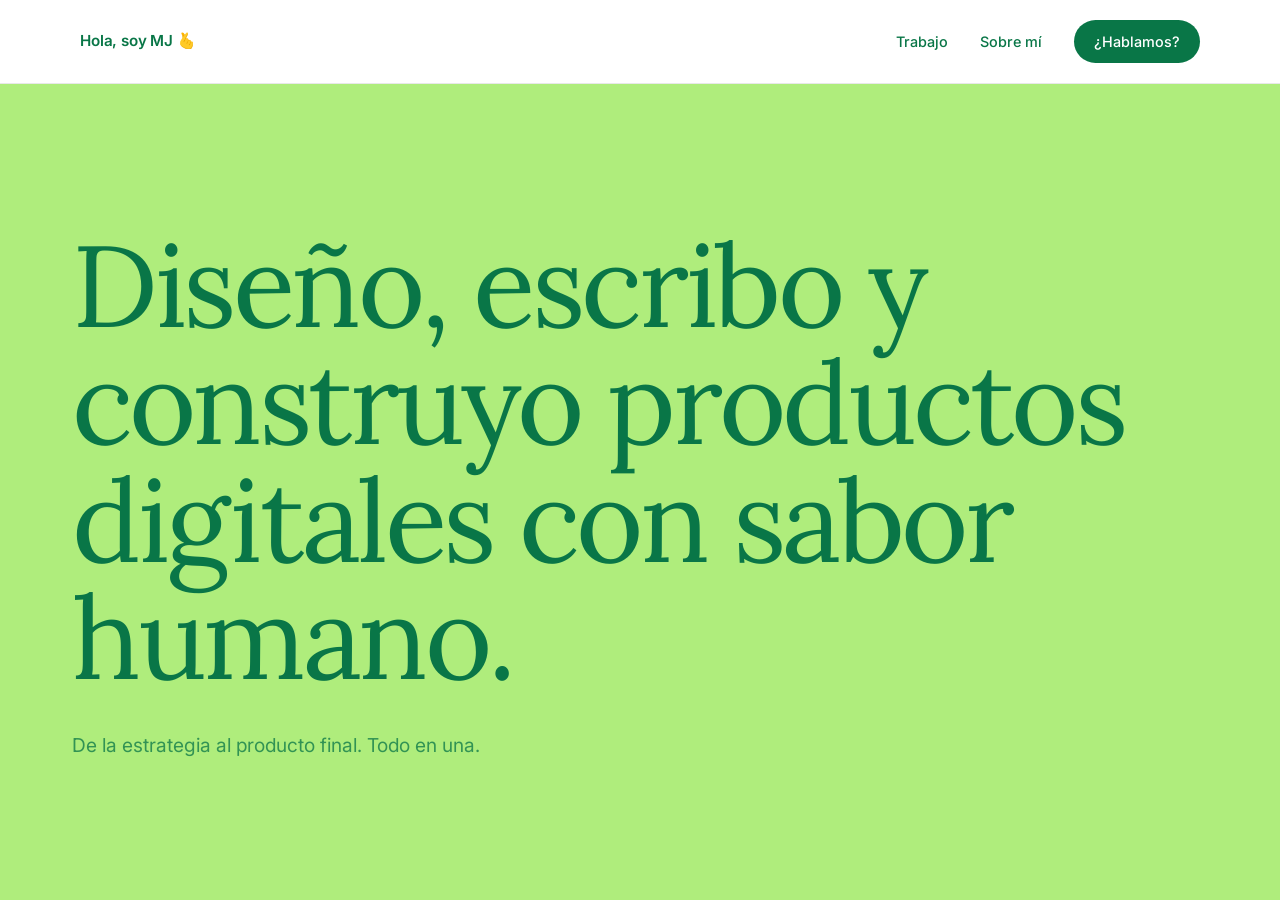
<file: index.html>
<!DOCTYPE html>
<html lang="es">
<head>
  <meta charset="UTF-8" />
  <meta name="viewport" content="width=device-width, initial-scale=1.0" />
  <title>MJclemente — UX Writer &amp; Contenido Estratégico</title>
  <meta name="description" content="UX Writer especializada en contenido estratégico, arquitectura de información y Webflow. Ayudo a productos digitales a comunicar mejor." />
  <!-- Open Graph -->
  <meta property="og:title" content="MJ Clemente — UX Writer & Contenido Estratégico" />
  <meta property="og:description" content="Diseño, escribo y construyo productos digitales con sabor humano. De la estrategia al producto final." />
  <meta property="og:type" content="website" />
  <meta property="og:image" content="sobremi.jpg" />
  <!-- Twitter Card -->
  <meta name="twitter:card" content="summary_large_image" />
  <meta name="twitter:title" content="MJ Clemente — UX Writer & Contenido Estratégico" />
  <meta name="twitter:description" content="Diseño, escribo y construyo productos digitales con sabor humano. De la estrategia al producto final." />
  <meta name="twitter:image" content="sobremi.jpg" />
  <link rel="icon" href="data:image/svg+xml,<svg xmlns=%22http://www.w3.org/2000/svg%22 viewBox=%220 0 100 100%22><text y=%22.9em%22 font-size=%2290%22>🫰</text></svg>">
  <link rel="stylesheet" href="styles.css" />
</head>
<body>

  <!-- ── NAVBAR ──────────────────────────────────────────── -->
  <nav class="navbar" role="navigation" aria-label="Navegación principal">
    <div class="container">
      <div class="navbar__inner">
        <a href="index.html" class="navbar__logo">Hola, soy MJ 🫰</a>

        <div class="navbar__links">
          <a href="trabajo.html" class="navbar__link">Trabajo</a>
          <a href="sobre-mi.html" class="navbar__link">Sobre mí</a>
          <a href="contacto.html" class="navbar__cta">¿Hablamos?</a>
        </div>

        <button class="navbar__hamburger" aria-label="Abrir menú" aria-expanded="false">
          <span></span>
          <span></span>
          <span></span>
        </button>
      </div>
    </div>
  </nav>

  <!-- Mobile menu -->
  <div class="navbar__mobile" aria-label="Menú móvil" aria-live="polite">
    <a href="trabajo.html" class="navbar__link">Trabajo</a>
    <a href="sobre-mi.html" class="navbar__link">Sobre mí</a>
    <a href="contacto.html" class="navbar__cta">¿Hablamos?</a>
  </div>

  <main>

    <!-- ── HERO ──────────────────────────────────────────── -->
    <section class="hero" aria-label="Presentación">
      <div class="container">
        <div class="hero__inner">
          <h1 class="hero__title">
            Diseño, escribo y construyo productos digitales <a href="trabajo.html" class="hero-title-link">con sabor humano</a>.
          </h1>
          <p class="hero__subtitle">De la estrategia al producto final. Todo en una.</p>
        </div>
      </div>
    </section>

  </main>

  <!-- ── FOOTER ────────────────────────────────────────────── -->

  <script src="main.js"></script>
</body>
</html>
</file>
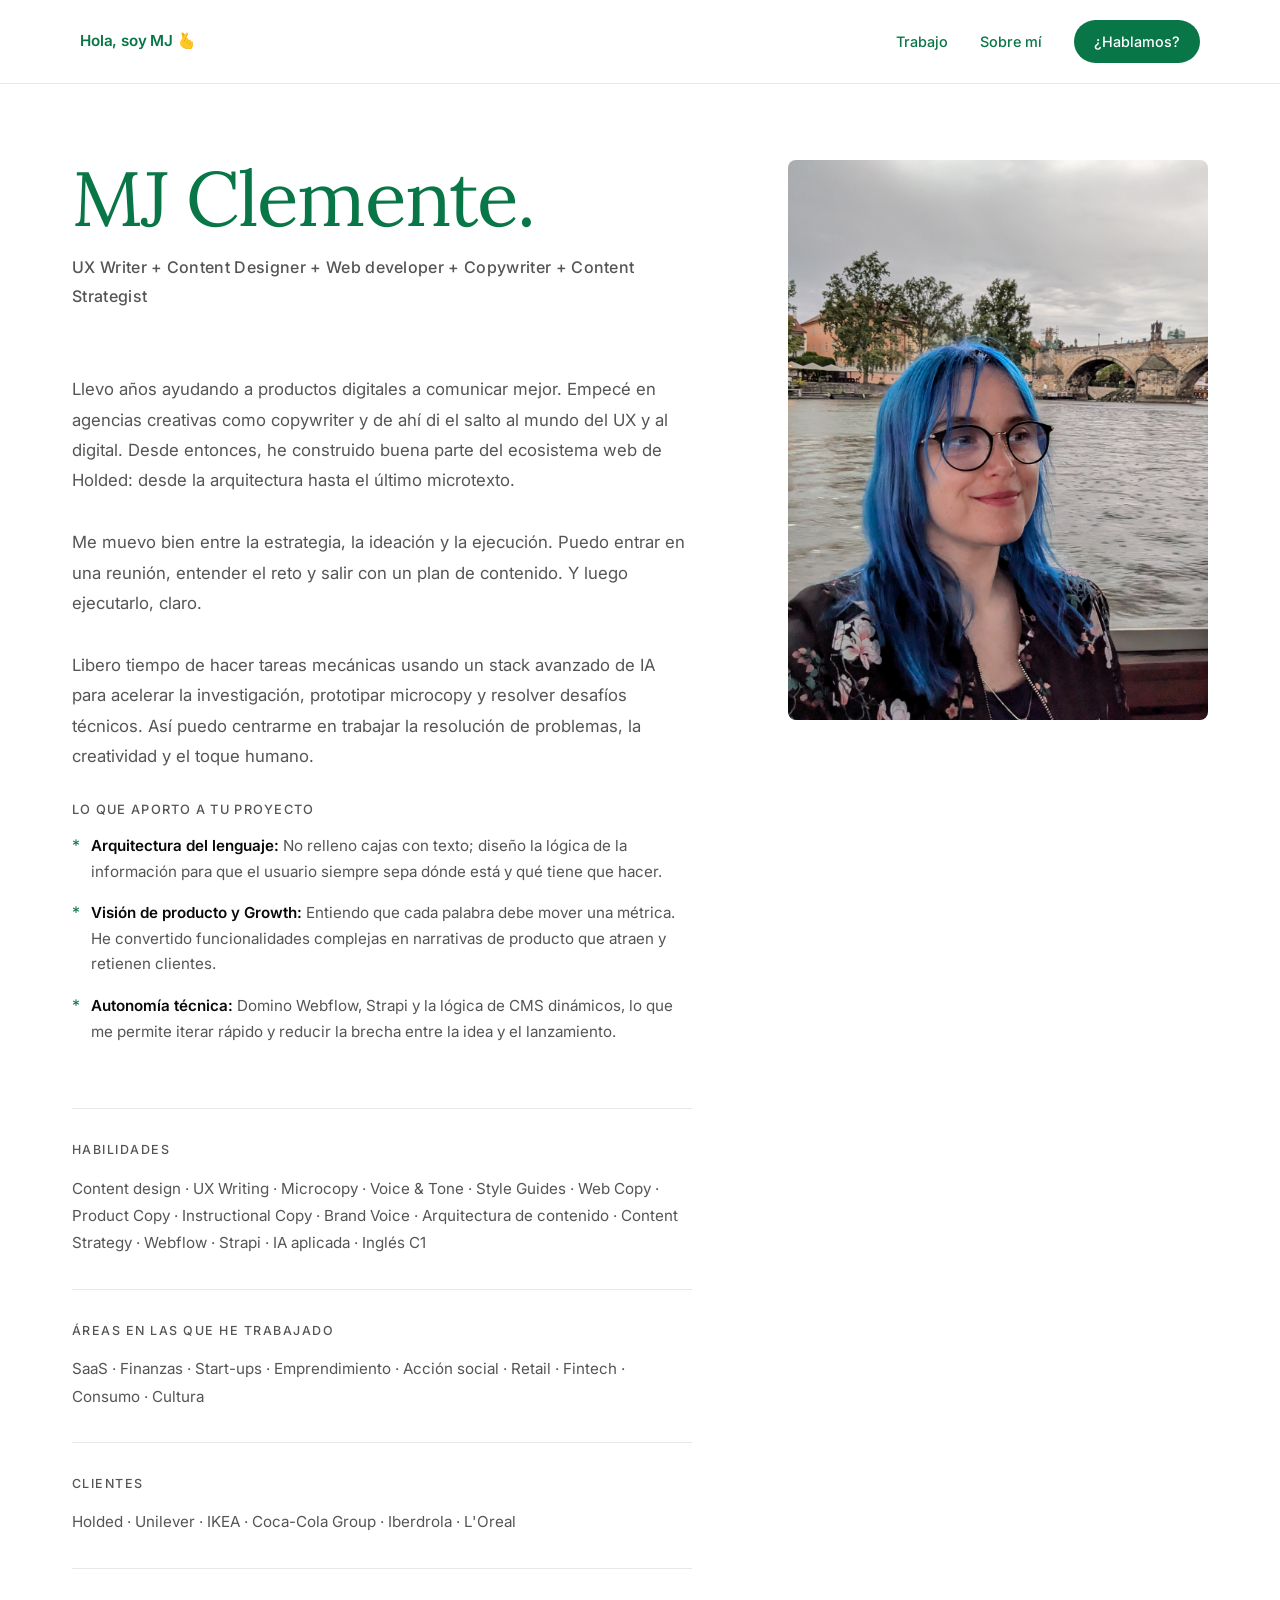
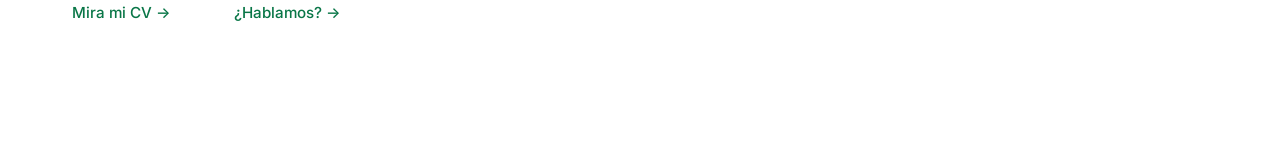
<file: sobre-mi.html>
<!DOCTYPE html>
<html lang="es">
<head>
  <meta charset="UTF-8" />
  <meta name="viewport" content="width=device-width, initial-scale=1.0" />
  <title>Sobre mí — MJclemente</title>
  <meta name="description" content="UX Writer y estratega de contenido. He construido buena parte del ecosistema web de Holded, de la arquitectura al microtexto." />
  <!-- Open Graph -->
  <meta property="og:title" content="Sobre mí | MJ Clemente Portfolio" />
  <meta property="og:description" content="UX Writer que une estrategia de contenido, escritura y ejecución técnica. He construido el ecosistema web de Holded de la arquitectura al microtexto." />
  <meta property="og:type" content="website" />
  <meta property="og:image" content="sobremi.jpg" />
  <!-- Twitter Card -->
  <meta name="twitter:card" content="summary_large_image" />
  <meta name="twitter:title" content="Sobre mí | MJ Clemente Portfolio" />
  <meta name="twitter:description" content="UX Writer que une estrategia de contenido, escritura y ejecución técnica. He construido el ecosistema web de Holded de la arquitectura al microtexto." />
  <meta name="twitter:image" content="sobremi.jpg" />
  <link rel="icon" href="data:image/svg+xml,<svg xmlns=%22http://www.w3.org/2000/svg%22 viewBox=%220 0 100 100%22><text y=%22.9em%22 font-size=%2290%22>🫰</text></svg>">
  <link rel="stylesheet" href="styles.css" />
</head>
<body>

  <!-- ── NAVBAR ──────────────────────────────────────────── -->
  <nav class="navbar" role="navigation" aria-label="Navegación principal">
    <div class="container">
      <div class="navbar__inner">
        <a href="index.html" class="navbar__logo">Hola, soy MJ 🫰</a>

        <div class="navbar__links">
          <a href="trabajo.html" class="navbar__link">Trabajo</a>
          <a href="sobre-mi.html" class="navbar__link">Sobre mí</a>
          <a href="contacto.html" class="navbar__cta">¿Hablamos?</a>
        </div>

        <button class="navbar__hamburger" aria-label="Abrir menú" aria-expanded="false">
          <span></span>
          <span></span>
          <span></span>
        </button>
      </div>
    </div>
  </nav>

  <!-- Mobile menu -->
  <div class="navbar__mobile" aria-label="Menú móvil" aria-live="polite">
    <a href="trabajo.html" class="navbar__link">Trabajo</a>
    <a href="sobre-mi.html" class="navbar__link">Sobre mí</a>
    <a href="contacto.html" class="navbar__cta">¿Hablamos?</a>
  </div>

  <main>

    <!-- ── ABOUT SPLIT ───────────────────────────────────── -->
    <section class="about-split" aria-label="Sobre MJclemente">
      <div class="container">
        <div class="about-split__grid">

          <!-- Left: Bio -->
          <div class="about-split__bio">
            <h1 style="font-family: var(--font-display); font-weight: 300; font-size: clamp(40px, 6vw, 80px); letter-spacing: -0.025em; line-height: 1.0; color: var(--green-dark); margin-bottom: var(--spacing-sm);">
              MJ Clemente.
            </h1>
            <p style="font-family: var(--font-body); font-size: 1rem; font-weight: 500; color: var(--gray); letter-spacing: 0.02em; margin-bottom: var(--spacing-lg);">UX Writer + Content Designer + Web developer + Copywriter + Content Strategist</p>

            <p>
              Llevo años ayudando a productos digitales a comunicar mejor. Empecé en agencias creativas como copywriter y de ahí di el salto al mundo del UX y al digital. Desde entonces, he construido buena parte del ecosistema web de Holded: desde la arquitectura hasta el último microtexto.
            </p>
            <p>
              Me muevo bien entre la estrategia, la ideación y la ejecución. Puedo entrar en una reunión, entender el reto y salir con un plan de contenido. Y luego ejecutarlo, claro.
            </p>
            <p>
              Libero tiempo de hacer tareas mecánicas usando un stack avanzado de IA para acelerar la investigación, prototipar microcopy y resolver desafíos técnicos. Así puedo centrarme en trabajar la resolución de problemas, la creatividad y el toque humano.
            </p>

            <h2 style="font-family: var(--font-body); font-size: 0.8rem; font-weight: 500; letter-spacing: 0.1em; text-transform: uppercase; color: var(--gray); margin-top: var(--spacing-md); margin-bottom: var(--spacing-sm);">Lo que aporto a tu proyecto</h2>
            <ul style="list-style: none; display: flex; flex-direction: column; gap: var(--spacing-sm);">
              <li style="padding-left: 1.2em; position: relative;">
                <span style="position: absolute; left: 0; color: var(--green-dark);">*</span>
                <strong style="font-family: var(--font-body); font-weight: 600; color: var(--black); font-size: 0.95rem;">Arquitectura del lenguaje:</strong>
                <span style="color: var(--gray); font-size: 0.95rem;"> No relleno cajas con texto; diseño la lógica de la información para que el usuario siempre sepa dónde está y qué tiene que hacer.</span>
              </li>
              <li style="padding-left: 1.2em; position: relative;">
                <span style="position: absolute; left: 0; color: var(--green-dark);">*</span>
                <strong style="font-family: var(--font-body); font-weight: 600; color: var(--black); font-size: 0.95rem;">Visión de producto y Growth:</strong>
                <span style="color: var(--gray); font-size: 0.95rem;"> Entiendo que cada palabra debe mover una métrica. He convertido funcionalidades complejas en narrativas de producto que atraen y retienen clientes.</span>
              </li>
              <li style="padding-left: 1.2em; position: relative;">
                <span style="position: absolute; left: 0; color: var(--green-dark);">*</span>
                <strong style="font-family: var(--font-body); font-weight: 600; color: var(--black); font-size: 0.95rem;">Autonomía técnica:</strong>
                <span style="color: var(--gray); font-size: 0.95rem;"> Domino Webflow, Strapi y la lógica de CMS dinámicos, lo que me permite iterar rápido y reducir la brecha entre la idea y el lanzamiento.</span>
              </li>
            </ul>

            <div style="margin-top: var(--spacing-lg); border-top: 1px solid var(--border); padding-top: var(--spacing-md);">
              <h2 class="section-eyebrow" style="margin-bottom: var(--spacing-sm);">Habilidades</h2>
              <p style="font-family: var(--font-body); font-size: 0.95rem; color: var(--gray); line-height: 1.8;">
                 Content design · UX Writing · Microcopy · Voice &amp; Tone · Style Guides · Web Copy · Product Copy · Instructional Copy · Brand Voice · Arquitectura de contenido · Content Strategy · Webflow · Strapi · IA aplicada · Inglés C1
              </p>
            </div>

            <div style="margin-top: var(--spacing-md); border-top: 1px solid var(--border); padding-top: var(--spacing-md);">
              <h2 class="section-eyebrow" style="margin-bottom: var(--spacing-sm);">Áreas en las que he trabajado</h2>
              <p style="font-family: var(--font-body); font-size: 0.95rem; color: var(--gray); line-height: 1.8;">
                SaaS · Finanzas · Start-ups · Emprendimiento · Acción social · Retail · Fintech · Consumo · Cultura
              </p>
            </div>

            <div style="margin-top: var(--spacing-md); border-top: 1px solid var(--border); padding-top: var(--spacing-md);">
              <h2 class="section-eyebrow" style="margin-bottom: var(--spacing-sm);">Clientes</h2>
              <p style="font-family: var(--font-body); font-size: 0.95rem; color: var(--gray); line-height: 1.8;">
                Holded · Unilever · IKEA · Coca-Cola Group · Iberdrola · L'Oreal
              </p>
            </div>

            <div style="margin-top: var(--spacing-md); border-top: 1px solid var(--border); padding-top: var(--spacing-md); display: flex; flex-direction: row; gap: var(--spacing-lg);">
              <a href="docs/CV_MJ_Clemente_2026.pdf" target="_blank" rel="noopener" aria-label="Mira mi CV" style="font-family: var(--font-body); font-size: 0.95rem; font-weight: 500; color: var(--green-dark); text-decoration: none; transition: opacity 0.2s;">Mira mi CV →</a>
              <a href="contacto.html" style="font-family: var(--font-body); font-size: 0.95rem; font-weight: 500; color: var(--green-dark); text-decoration: none; transition: opacity 0.2s;">¿Hablamos? →</a>
            </div>
          </div>

          <!-- Right: Photo -->
          <div class="about-split__photo">
            <img src="sobremi.jpg" alt="MJ Clemente" style="width:100%; aspect-ratio:3/4; object-fit:cover; border-radius:8px; display:block;">
          </div>

        </div>
      </div>
    </section>

  </main>

  <!-- ── FOOTER ────────────────────────────────────────────── -->

  <script src="main.js"></script>
</body>
</html>
</file>
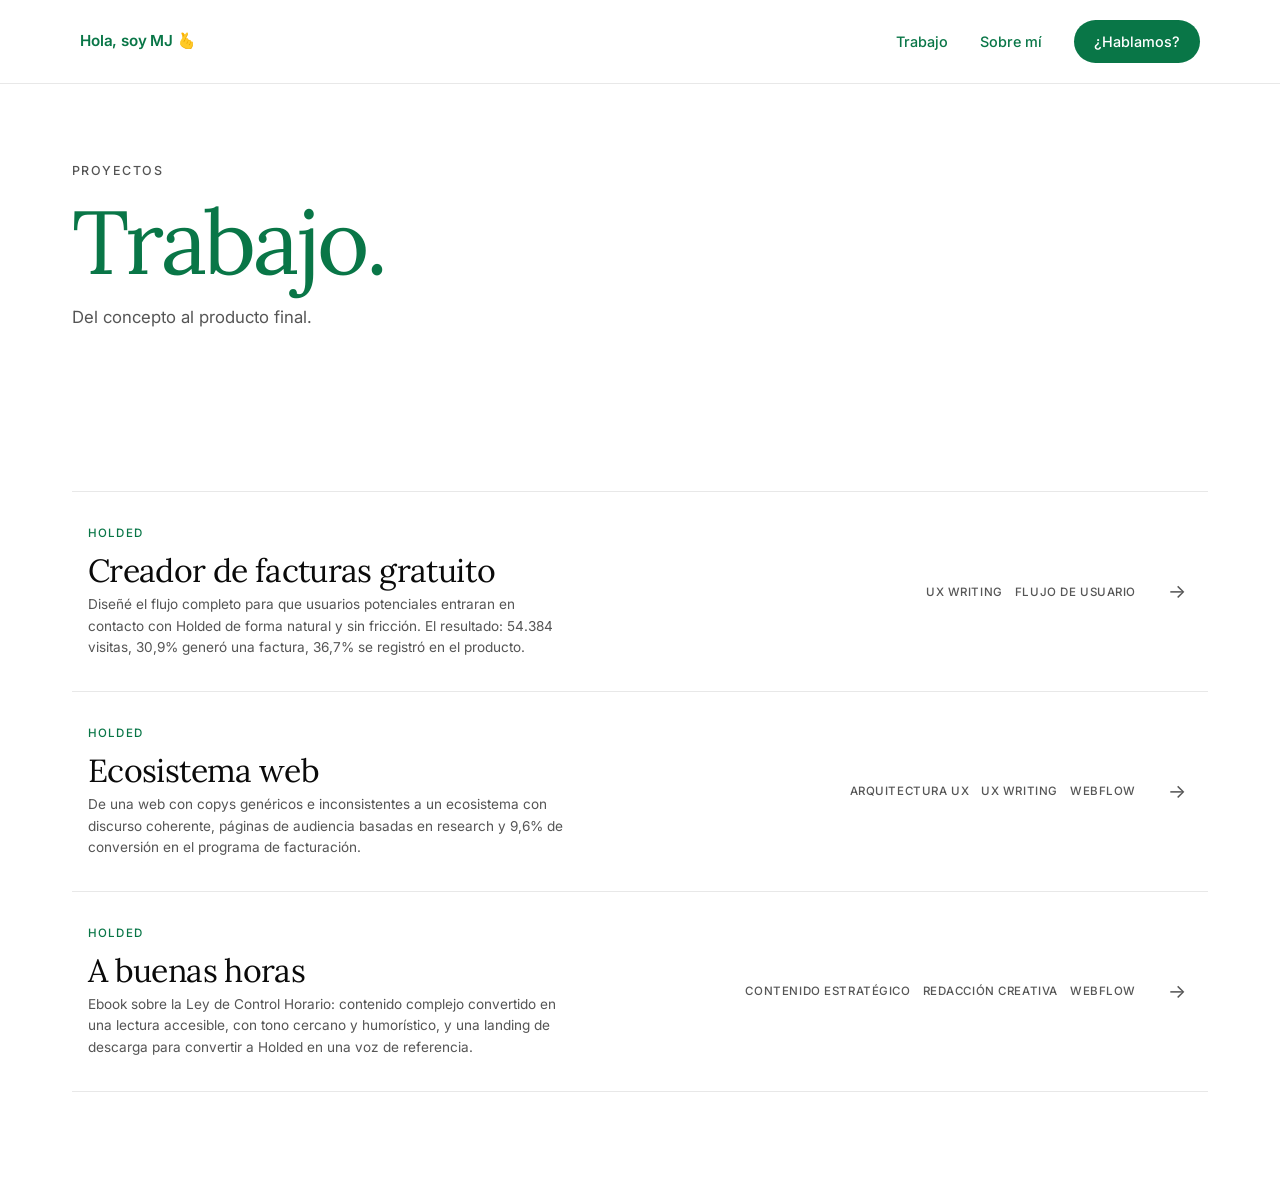
<file: trabajo.html>
<!DOCTYPE html>
<html lang="es">
<head>
  <meta charset="UTF-8" />
  <meta name="viewport" content="width=device-width, initial-scale=1.0" />
  <title>Trabajo — MJclemente</title>
  <meta name="description" content="Proyectos de UX Writing, arquitectura de contenido y Webflow de MJclemente." />
  <!-- Open Graph -->
  <meta property="og:title" content="Trabajo | MJ Clemente Portfolio" />
  <meta property="og:description" content="Del concepto al producto final. Casos de UX Writing, arquitectura de contenido y Webflow." />
  <meta property="og:type" content="website" />
  <meta property="og:image" content="sobremi.jpg" />
  <!-- Twitter Card -->
  <meta name="twitter:card" content="summary_large_image" />
  <meta name="twitter:title" content="Trabajo | MJ Clemente Portfolio" />
  <meta name="twitter:description" content="Del concepto al producto final. Casos de UX Writing, arquitectura de contenido y Webflow." />
  <meta name="twitter:image" content="sobremi.jpg" />
  <link rel="icon" href="data:image/svg+xml,<svg xmlns=%22http://www.w3.org/2000/svg%22 viewBox=%220 0 100 100%22><text y=%22.9em%22 font-size=%2290%22>🫰</text></svg>">
  <link rel="stylesheet" href="styles.css" />
</head>
<body>

  <!-- ── NAVBAR ──────────────────────────────────────────── -->
  <nav class="navbar" role="navigation" aria-label="Navegación principal">
    <div class="container">
      <div class="navbar__inner">
        <a href="index.html" class="navbar__logo">Hola, soy MJ 🫰</a>

        <div class="navbar__links">
          <a href="trabajo.html" class="navbar__link">Trabajo</a>
          <a href="sobre-mi.html" class="navbar__link">Sobre mí</a>
          <a href="contacto.html" class="navbar__cta">¿Hablamos?</a>
        </div>

        <button class="navbar__hamburger" aria-label="Abrir menú" aria-expanded="false">
          <span></span>
          <span></span>
          <span></span>
        </button>
      </div>
    </div>
  </nav>

  <!-- Mobile menu -->
  <div class="navbar__mobile" aria-label="Menú móvil" aria-live="polite">
    <a href="trabajo.html" class="navbar__link">Trabajo</a>
    <a href="sobre-mi.html" class="navbar__link">Sobre mí</a>
    <a href="contacto.html" class="navbar__cta">¿Hablamos?</a>
  </div>

  <main>

    <!-- ── PAGE HEADER ───────────────────────────────────── -->
    <section class="page-header">
      <div class="container">
        <p class="page-header__eyebrow">Proyectos</p>
        <h1 class="page-header__title">Trabajo.</h1>
        <p class="page-header__subtitle">Del concepto al producto final.</p>
      </div>
    </section>

    <!-- ── PROJECT LIST ──────────────────────────────────── -->
    <section class="projects-section" style="padding-top: var(--spacing-lg);" aria-label="Lista de proyectos">
      <div class="container">

        <a href="caso-facturas.html" class="project-row project-row--extended" aria-label="Ver caso: Creador de facturas gratuito — Holded">
          <span class="project-row__number">01</span>
          <div class="project-row__content">
            <span class="project-row__eyebrow">Holded</span>
            <span class="project-row__title">Creador de facturas gratuito</span>
            <span class="project-row__desc">
              Diseñé el flujo completo para que usuarios potenciales entraran en contacto con Holded de forma natural y sin fricción. El resultado: 54.384 visitas, 30,9% generó una factura, 36,7% se registró en el producto.
            </span>
          </div>
          <div class="project-row__tags">
            <span class="project-row__tag">UX Writing</span>
            <span class="project-row__tag">Flujo de usuario</span>
          </div>
          <span class="project-row__arrow" aria-hidden="true">→</span>
        </a>

        <a href="caso-holded.html" class="project-row project-row--extended" aria-label="Ver caso: Ecosistema web — Holded">
          <span class="project-row__number">02</span>
          <div class="project-row__content">
            <span class="project-row__eyebrow">Holded</span>
            <span class="project-row__title">Ecosistema web</span>
            <span class="project-row__desc">
              De una web con copys genéricos e inconsistentes a un ecosistema con discurso coherente, páginas de audiencia basadas en research y 9,6% de conversión en el programa de facturación.
            </span>
          </div>
          <div class="project-row__tags">
            <span class="project-row__tag">Arquitectura UX</span>
            <span class="project-row__tag">UX Writing</span>
            <span class="project-row__tag">Webflow</span>
          </div>
          <span class="project-row__arrow" aria-hidden="true">→</span>
        </a>

        <a href="caso-ebook.html" class="project-row project-row--extended" aria-label="Ver caso: A buenas horas — Holded">
          <span class="project-row__number">03</span>
          <div class="project-row__content">
            <span class="project-row__eyebrow">Holded</span>
            <span class="project-row__title">A buenas horas</span>
            <span class="project-row__desc">
              Ebook sobre la Ley de Control Horario: contenido complejo convertido en una lectura accesible, con tono cercano y humorístico, y una landing de descarga para convertir a Holded en una voz de referencia.
            </span>
          </div>
          <div class="project-row__tags">
            <span class="project-row__tag">Contenido estratégico</span>
            <span class="project-row__tag">Redacción creativa</span>
            <span class="project-row__tag">Webflow</span>
          </div>
          <span class="project-row__arrow" aria-hidden="true">→</span>
        </a>

      </div>
    </section>


  </main>

  <!-- ── FOOTER ────────────────────────────────────────────── -->

  <script src="main.js"></script>
</body>
</html>
</file>
<file: styles.css>
/* ============================================================
   MJclemente Portfolio — Shared Styles
   Inspired by laurenreichman.com: editorial, spacious, confident
   ============================================================ */

/* --- Google Fonts --- */
@import url('https://fonts.googleapis.com/css2?family=Lora:ital,wght@0,300;0,400;1,400&family=Inter:wght@400;500;600&display=swap');

/* --- Design Tokens --- */
:root {
  --green-dark: #097647;
  --green-lime: #afed7c;
  --black: #0a0a0a;
  --gray: #555555;
  --border: #e8e8e8;
  --white: #ffffff;

  --font-display: 'Lora', Georgia, serif;
  --font-body: 'Inter', -apple-system, sans-serif;

  --max-width: 1200px;
  --nav-height: 64px;
  --spacing-xs: 8px;
  --spacing-sm: 16px;
  --spacing-md: 32px;
  --spacing-lg: 64px;
  --spacing-xl: 96px;
  --spacing-2xl: 128px;

  --transition: 0.25s ease;
}

/* ============================================================
   RESET + BASE
   ============================================================ */
*, *::before, *::after {
  box-sizing: border-box;
  margin: 0;
  padding: 0;
}

html {
  scroll-behavior: smooth;
  -webkit-text-size-adjust: 100%;
}

body {
  font-family: var(--font-body);
  font-size: 16px;
  line-height: 1.6;
  color: var(--black);
  background: var(--white);
  -webkit-font-smoothing: antialiased;
}

img {
  display: block;
  max-width: 100%;
  height: auto;
}

a {
  color: inherit;
  text-decoration: none;
}

ul, ol {
  list-style: none;
}

button {
  cursor: pointer;
  border: none;
  background: none;
  font-family: inherit;
}

/* ============================================================
   CONTAINER
   ============================================================ */
.container {
  width: 100%;
  max-width: var(--max-width);
  margin: 0 auto;
  padding: 0 var(--spacing-md);
}

/* ============================================================
   TYPOGRAPHY
   ============================================================ */
.display {
  font-family: var(--font-display);
  font-weight: 300;
  line-height: 1.05;
  letter-spacing: -0.02em;
}

h1, h2, h3 {
  font-family: var(--font-display);
  font-weight: 300;
  line-height: 1.1;
  letter-spacing: -0.02em;
}

h4, h5, h6 {
  font-family: var(--font-body);
  font-weight: 600;
}

p {
  font-family: var(--font-body);
  font-size: 1rem;
  line-height: 1.7;
  color: var(--gray);
}

/* ============================================================
   NAVBAR
   ============================================================ */
.navbar {
  position: fixed;
  top: 0;
  left: 0;
  right: 0;
  z-index: 100;
  padding: 20px 48px;
  background: var(--white);
  border-bottom: 1px solid var(--border);
  transition: box-shadow var(--transition);
}

.navbar.scrolled {
  box-shadow: 0 2px 20px rgba(0, 0, 0, 0.06);
}

.navbar__inner {
  display: flex;
  align-items: center;
  justify-content: space-between;
}

.navbar__logo {
  font-family: var(--font-body);
  font-weight: 600;
  font-size: 0.95rem;
  color: var(--green-dark);
  letter-spacing: -0.01em;
  transition: opacity var(--transition);
}

.navbar__logo:hover {
  opacity: 0.7;
}

.navbar__links {
  display: flex;
  align-items: center;
  gap: var(--spacing-md);
}

.navbar__link {
  font-family: var(--font-body);
  font-weight: 500;
  font-size: 0.9rem;
  color: var(--green-dark);
  transition: color var(--transition);
}

.navbar__link:hover {
  color: var(--green-dark);
}

.navbar__cta {
  display: inline-flex;
  align-items: center;
  padding: 10px 20px;
  background: var(--green-dark);
  color: var(--white);
  font-family: var(--font-body);
  font-weight: 500;
  font-size: 0.9rem;
  border-radius: 100px;
  transition: background var(--transition), transform var(--transition);
}

.navbar__cta:hover {
  background: #075e38;
  transform: translateY(-1px);
}

/* Mobile hamburger */
.navbar__hamburger {
  display: none;
  flex-direction: column;
  gap: 5px;
  padding: 4px;
  cursor: pointer;
}

.navbar__hamburger span {
  display: block;
  width: 22px;
  height: 2px;
  background: var(--black);
  transition: transform var(--transition), opacity var(--transition);
}

.navbar__hamburger.open span:nth-child(1) {
  transform: translateY(7px) rotate(45deg);
}

.navbar__hamburger.open span:nth-child(2) {
  opacity: 0;
}

.navbar__hamburger.open span:nth-child(3) {
  transform: translateY(-7px) rotate(-45deg);
}

/* Mobile menu */
.navbar__mobile {
  display: none;
  position: fixed;
  top: var(--nav-height);
  left: 0;
  right: 0;
  background: var(--white);
  border-bottom: 1px solid var(--border);
  padding: var(--spacing-sm) var(--spacing-md);
  flex-direction: column;
  gap: var(--spacing-sm);
  z-index: 99;
}

.navbar__mobile.open {
  display: flex;
}

.navbar__mobile .navbar__link {
  font-size: 1.1rem;
  padding: var(--spacing-xs) 0;
  border-bottom: 1px solid var(--border);
}

.navbar__mobile .navbar__cta {
  align-self: flex-start;
  margin-top: var(--spacing-xs);
}

/* ============================================================
   BUTTONS
   ============================================================ */
.btn {
  display: inline-flex;
  align-items: center;
  gap: 8px;
  padding: 14px 28px;
  font-family: var(--font-body);
  font-weight: 500;
  font-size: 0.95rem;
  border-radius: 100px;
  transition: all var(--transition);
  cursor: pointer;
}

.btn--primary {
  background: var(--black);
  color: var(--white);
  border: 2px solid var(--black);
}

.btn--primary:hover {
  background: var(--green-dark);
  border-color: var(--green-dark);
  transform: translateY(-2px);
}

.btn--ghost {
  background: transparent;
  color: var(--black);
  border: 2px solid rgba(0, 0, 0, 0.3);
}

.btn--ghost:hover {
  border-color: var(--black);
  background: rgba(0, 0, 0, 0.04);
  transform: translateY(-2px);
}

.btn--ghost-white {
  background: transparent;
  color: var(--white);
  border: 2px solid rgba(255, 255, 255, 0.4);
}

.btn--ghost-white:hover {
  border-color: var(--white);
  background: rgba(255, 255, 255, 0.08);
  transform: translateY(-2px);
}

.btn--green {
  background: var(--green-lime);
  color: var(--black);
  border: 2px solid var(--green-lime);
  font-weight: 600;
}

.btn--green:hover {
  background: #9fd96c;
  border-color: #9fd96c;
  transform: translateY(-2px);
}

/* ============================================================
   HERO (index.html)
   ============================================================ */
.hero {
  min-height: 100vh;
  background: var(--green-lime);
  display: flex;
  align-items: center;
  padding-top: 120px;
  position: relative;
  overflow: hidden;
}

.hero__inner {
  padding: var(--spacing-xl) 0 var(--spacing-lg);
  max-width: 100%;
}

.hero-title-link {
  color: inherit;
  text-decoration: none;
  border-bottom: 2px solid transparent;
  transition: border-bottom-color 0.2s ease;
}

.hero-title-link:hover {
  border-bottom-color: #097647;
}

.hero__eyebrow {
  font-family: var(--font-body);
  font-weight: 500;
  font-size: 0.8rem;
  letter-spacing: 0.12em;
  text-transform: uppercase;
  color: var(--green-dark);
  margin-bottom: var(--spacing-md);
}

.hero__title {
  font-family: var(--font-display);
  font-weight: 300;
  font-size: clamp(44px, 9vw, 120px);
  line-height: 1.02;
  letter-spacing: -0.03em;
  color: var(--green-dark);
  margin-bottom: var(--spacing-md);
}

.hero__title em {
  font-style: italic;
}

.hero__subtitle {
  font-family: var(--font-body);
  font-size: clamp(1rem, 1.5vw, 1.2rem);
  font-weight: 400;
  color: var(--green-dark);
  opacity: 0.75;
  margin-bottom: var(--spacing-lg);
  max-width: 480px;
}

.hero__actions {
  display: flex;
  gap: var(--spacing-sm);
  flex-wrap: wrap;
}

/* ============================================================
   SECONDARY NAV (editorial row below hero)
   ============================================================ */
.secondary-nav {
  border-bottom: 1px solid var(--border);
  overflow-x: auto;
}

.secondary-nav__inner {
  display: flex;
  gap: var(--spacing-xl);
  padding: var(--spacing-md) 0;
}

.secondary-nav__link {
  font-family: var(--font-display);
  font-style: italic;
  font-weight: 300;
  font-size: 1.1rem;
  color: var(--black);
  opacity: 0.3;
  white-space: nowrap;
  transition: opacity var(--transition);
  letter-spacing: 0.01em;
}

.secondary-nav__link:hover {
  opacity: 0.7;
}

/* ============================================================
   PROJECT ROWS
   ============================================================ */
.projects-section {
  padding: var(--spacing-lg) 0 var(--spacing-xl);
}

.projects-section__header {
  display: flex;
  align-items: baseline;
  justify-content: space-between;
  margin-bottom: var(--spacing-lg);
}

.projects-section__title {
  font-family: var(--font-body);
  font-weight: 500;
  font-size: 0.8rem;
  letter-spacing: 0.12em;
  text-transform: uppercase;
  color: var(--gray);
}

.projects-section__all {
  font-family: var(--font-body);
  font-weight: 500;
  font-size: 0.85rem;
  color: var(--green-dark);
  text-decoration: underline;
  text-underline-offset: 3px;
  transition: opacity var(--transition);
}

.projects-section__all:hover {
  opacity: 0.7;
}

.project-row {
  display: grid;
  grid-template-columns: 1fr auto auto;
  align-items: center;
  gap: var(--spacing-sm) var(--spacing-md);
  padding: var(--spacing-md) var(--spacing-sm);
  border-top: 1px solid var(--border);
  text-decoration: none;
  color: var(--black);
  transition: background var(--transition);
  cursor: pointer;
  position: relative;
}

.project-row:last-child {
  border-bottom: 1px solid var(--border);
}

.project-row:hover {
  background: rgba(175, 237, 124, 0.18);
}

.project-row:hover .project-row__arrow {
  transform: translateX(6px);
}

.project-row__number {
  display: none;
}

.project-row__content {
  display: flex;
  flex-direction: column;
  gap: 6px;
}

.project-row__eyebrow {
  font-family: var(--font-body);
  font-size: 0.72rem;
  font-weight: 500;
  letter-spacing: 0.1em;
  text-transform: uppercase;
  color: var(--green-dark);
  display: block;
  margin-bottom: 4px;
}

.project-row__title {
  font-family: var(--font-display);
  font-weight: 300;
  font-size: clamp(1.4rem, 2.5vw, 2rem);
  color: var(--black);
  line-height: 1.1;
  letter-spacing: -0.02em;
}

.project-row__desc {
  font-family: var(--font-body);
  font-size: 0.85rem;
  color: var(--gray);
  max-width: 480px;
}

.project-row__tags {
  display: flex;
  flex-wrap: wrap;
  gap: 12px;
  align-self: center;
}

.project-row__tag {
  font-family: var(--font-body);
  font-size: 0.72rem;
  font-weight: 500;
  letter-spacing: 0.05em;
  text-transform: uppercase;
  color: var(--gray);
}

.project-row__arrow {
  font-size: 1.2rem;
  color: var(--gray);
  transition: transform var(--transition);
  align-self: center;
}

/* Extended rows for trabajo.html */
.project-row--extended {
  grid-template-columns: 1fr auto 24px;
}

/* ============================================================
   ABOUT STRIP (home)
   ============================================================ */
.about-strip {
  background: var(--green-dark);
  padding: var(--spacing-2xl) 0;
}

.about-strip__inner {
  max-width: 800px;
}

.about-strip__title {
  font-family: var(--font-display);
  font-weight: 300;
  font-size: clamp(36px, 5vw, 64px);
  color: var(--white);
  line-height: 1.05;
  letter-spacing: -0.02em;
  margin-bottom: var(--spacing-md);
}

.about-strip__title em {
  font-style: italic;
}

.about-strip__text {
  font-size: 1.05rem;
  color: rgba(255, 255, 255, 0.75);
  line-height: 1.75;
  margin-bottom: var(--spacing-lg);
  max-width: 600px;
}

.skills-tags {
  display: flex;
  flex-wrap: wrap;
  gap: 10px;
}

.skill-tag {
  display: inline-block;
  background: rgba(175, 237, 124, 0.15);
  color: var(--green-lime);
  border: 1px solid rgba(175, 237, 124, 0.3);
  font-family: var(--font-body);
  font-weight: 500;
  font-size: 0.8rem;
  letter-spacing: 0.04em;
  padding: 6px 14px;
  border-radius: 100px;
}

/* ============================================================
   CTA STRIP
   ============================================================ */
.cta-strip {
  background: var(--black);
  padding: var(--spacing-2xl) 0;
  text-align: center;
}

.cta-strip__title {
  font-family: var(--font-display);
  font-weight: 300;
  font-size: clamp(32px, 4vw, 56px);
  color: var(--white);
  letter-spacing: -0.02em;
  margin-bottom: var(--spacing-sm);
}

.cta-strip__subtitle {
  color: rgba(255, 255, 255, 0.55);
  font-size: 1rem;
  margin-bottom: var(--spacing-lg);
}

/* ============================================================
   FOOTER
   ============================================================ */
.footer {
  background: var(--white);
  border-top: 1px solid #e8e8e4;
  padding: var(--spacing-md) 0;
}

.footer__inner {
  display: flex;
  align-items: center;
  justify-content: flex-start;
  flex-wrap: wrap;
  gap: var(--spacing-sm);
}

.footer__copy {
  display: none;
}

.footer__links {
  display: flex;
  gap: var(--spacing-md);
}

.footer__link {
  font-size: 0.8rem;
  color: var(--green-dark);
  transition: color var(--transition);
}

.footer__link:hover {
  color: var(--green-lime);
}

/* ============================================================
   PAGE HEADER (trabajo, sobre-mi, contacto)
   ============================================================ */
.page-header {
  padding-top: calc(var(--nav-height) + var(--spacing-xl));
  padding-bottom: var(--spacing-xl);
}

.page-header__eyebrow {
  font-family: var(--font-body);
  font-weight: 500;
  font-size: 0.78rem;
  letter-spacing: 0.12em;
  text-transform: uppercase;
  color: var(--gray);
  margin-bottom: var(--spacing-sm);
}

.page-header__title {
  font-family: var(--font-display);
  font-weight: 300;
  font-size: clamp(48px, 7vw, 96px);
  color: var(--green-dark);
  letter-spacing: -0.03em;
  line-height: 1.0;
}

.page-header__subtitle {
  font-size: 1.05rem;
  color: var(--gray);
  margin-top: var(--spacing-sm);
  max-width: 520px;
}

/* ============================================================
   CASE STUDY
   ============================================================ */
.case-header {
  padding-top: calc(var(--nav-height) + var(--spacing-xl));
  padding-bottom: var(--spacing-xl);
  border-bottom: 1px solid var(--border);
}

.case-header__tags {
  display: flex;
  flex-wrap: wrap;
  gap: 8px;
  margin-bottom: var(--spacing-md);
}

.case-tag {
  font-family: var(--font-body);
  font-size: 0.72rem;
  font-weight: 500;
  letter-spacing: 0.06em;
  text-transform: uppercase;
  color: var(--green-dark);
  border: 1px solid var(--green-dark);
  padding: 4px 12px;
  border-radius: 100px;
}

.case-header__title {
  font-family: var(--font-display);
  font-weight: 300;
  font-size: clamp(36px, 5.5vw, 72px);
  color: var(--green-dark);
  letter-spacing: -0.025em;
  line-height: 1.05;
  max-width: 900px;
  margin-bottom: var(--spacing-lg);
}

.case-meta {
  display: flex;
  flex-wrap: wrap;
  gap: var(--spacing-lg);
  padding-top: var(--spacing-md);
}

.case-meta__item {
  display: flex;
  flex-direction: column;
  gap: 4px;
}

.case-meta__label {
  font-family: var(--font-body);
  font-size: 0.72rem;
  font-weight: 500;
  letter-spacing: 0.1em;
  text-transform: uppercase;
  color: var(--gray);
  opacity: 0.6;
}

.case-meta__value {
  font-family: var(--font-body);
  font-size: 0.9rem;
  font-weight: 500;
  color: var(--black);
}

/* Case study body */
.case-body {
  padding: var(--spacing-xl) 0 var(--spacing-lg);
}

.case-section {
  display: grid;
  grid-template-columns: 180px 1fr;
  gap: var(--spacing-xl);
  padding: var(--spacing-lg) 0;
  border-top: 1px solid var(--border);
}

.case-section:first-child {
  border-top: none;
}

.case-section__label {
  font-family: var(--font-body);
  font-size: 0.72rem;
  font-weight: 500;
  letter-spacing: 0.1em;
  text-transform: uppercase;
  color: var(--gray);
  padding-top: 4px;
}

.case-section__content h2 {
  font-family: var(--font-display);
  font-weight: 300;
  font-size: clamp(24px, 3vw, 36px);
  color: var(--black);
  letter-spacing: -0.02em;
  margin-bottom: var(--spacing-md);
}

.case-section__content h3 {
  font-family: var(--font-display);
  font-weight: 300;
  font-size: 1.5rem;
  color: var(--black);
  letter-spacing: -0.01em;
  margin-bottom: var(--spacing-xs);
}

.case-section__content p {
  font-size: 1rem;
  line-height: 1.75;
  color: var(--gray);
  margin-bottom: var(--spacing-sm);
}

.case-section__content p:last-child {
  margin-bottom: 0;
}

/* Flow steps */
.flow-steps {
  display: flex;
  flex-direction: column;
  gap: 12px;
  margin-top: var(--spacing-sm);
}

.flow-step {
  display: flex;
  align-items: baseline;
  gap: 12px;
}

.flow-step__num {
  font-family: var(--font-body);
  font-size: 0.9rem;
  font-weight: 400;
  color: var(--gray);
  min-width: 20px;
  flex-shrink: 0;
}

.flow-step__text {
  font-size: 0.95rem;
  color: var(--black);
  line-height: 1.6;
  margin: 0;
}

/* Key decisions */
.decisions-list {
  display: flex;
  flex-direction: column;
  gap: var(--spacing-md);
  margin-top: var(--spacing-sm);
}

.decision-item {
  padding: 0;
}

.decision-item__title {
  font-family: var(--font-body);
  font-weight: 600;
  font-size: 0.9rem;
  color: var(--black);
  margin-bottom: 6px;
}

.decision-item__text {
  font-size: 0.9rem;
  color: var(--gray);
  margin: 0;
  line-height: 1.65;
}

/* Stats */
.stats-grid {
  display: grid;
  grid-template-columns: repeat(auto-fit, minmax(160px, 1fr));
  gap: var(--spacing-md);
  margin-top: var(--spacing-sm);
}

.stat-item {
  padding: var(--spacing-md);
  background: none;
  border-radius: 0;
  color: var(--green-dark);
  text-align: center;
}

.stat-item__number,
.case-section__content .stat-item__number {
  font-family: var(--font-display);
  font-weight: 300;
  font-size: clamp(3rem, 6vw, 4.5rem);
  color: var(--green-dark);
  line-height: 1;
  letter-spacing: -0.03em;
  margin-bottom: 10px;
}

.stat-item__label,
.case-section__content .stat-item__label {
  font-family: var(--font-body);
  font-size: 0.75rem;
  font-weight: 400;
  color: var(--green-dark);
  line-height: 1.4;
  margin: 0;
  opacity: 0.75;
}

/* Image placeholder */
.case-image-placeholder {
  width: 100%;
  aspect-ratio: 16/9;
  background: #f0f0ec;
  border: 1px dashed var(--border);
  border-radius: 8px;
  display: flex;
  align-items: center;
  justify-content: center;
  margin-bottom: var(--spacing-sm);
}

.case-image-placeholder span {
  font-family: var(--font-body);
  font-size: 0.8rem;
  color: var(--gray);
  opacity: 0.5;
}

/* Case section images */
.case-section img {
  max-width: 100%;
  width: auto;
  height: auto;
  display: block;
  margin: 0 auto;
  cursor: zoom-in;
  border-radius: 4px;
}

/* Lightbox */
.lightbox {
  display: none;
  position: fixed;
  inset: 0;
  background: rgba(0, 0, 0, 0.85);
  z-index: 1000;
  align-items: center;
  justify-content: center;
  padding: var(--spacing-md);
}
.lightbox.open {
  display: flex;
}
.lightbox__img {
  max-width: 90vw;
  max-height: 90vh;
  object-fit: contain;
  border-radius: 4px;
  cursor: zoom-in;
  transition: transform 0.2s ease;
  transform-origin: center center;
}
.lightbox__close {
  position: fixed;
  top: 20px;
  right: 24px;
  background: none;
  border: none;
  color: white;
  font-size: 2rem;
  cursor: pointer;
  line-height: 1;
  opacity: 0.8;
  transition: opacity 0.2s;
}
.lightbox__close:hover {
  opacity: 1;
}

/* Case nav (prev/next) */
.case-nav {
  border-top: 1px solid var(--border);
  padding: var(--spacing-md) 0;
}

.case-nav__inner {
  display: flex;
  justify-content: flex-start;
  align-items: center;
  gap: 0;
}

.case-nav__item {
  display: flex;
  align-items: center;
  gap: 8px;
  padding: 0 var(--spacing-md);
  border: none;
  background: none;
  cursor: pointer;
  transition: color var(--transition);
}

.case-nav__item:hover .case-nav__title {
  color: var(--green-dark);
}

.case-nav__item--next {
  flex-direction: row;
}

.case-nav__separator {
  color: var(--border);
  font-weight: 300;
  font-size: 1.2rem;
  line-height: 1;
  user-select: none;
}

.case-nav__direction {
  font-family: var(--font-body);
  font-size: 0.85rem;
  font-weight: 400;
  color: var(--gray);
  opacity: 0.6;
  white-space: nowrap;
}

.case-nav__title {
  font-family: var(--font-body);
  font-weight: 400;
  font-size: 0.9rem;
  color: var(--black);
  transition: color var(--transition);
}

.case-nav__label {
  font-weight: 700;
}

/* ============================================================
   ABOUT PAGE
   ============================================================ */
.about-split {
  padding: calc(var(--nav-height) + var(--spacing-xl)) 0 var(--spacing-2xl);
}

.about-split__grid {
  display: grid;
  grid-template-columns: 1fr 420px;
  gap: var(--spacing-xl);
  align-items: start;
}

.about-split__bio h2 {
  font-family: var(--font-display);
  font-weight: 300;
  font-size: clamp(28px, 3.5vw, 44px);
  color: var(--black);
  letter-spacing: -0.02em;
  margin-bottom: var(--spacing-md);
  line-height: 1.1;
}

.about-split__bio p {
  font-size: 1.05rem;
  line-height: 1.8;
  color: var(--gray);
  margin-bottom: var(--spacing-md);
}

.about-split__actions {
  display: flex;
  gap: var(--spacing-sm);
  flex-wrap: wrap;
  margin-top: var(--spacing-lg);
}

.about-split__photo {
  position: sticky;
  top: calc(var(--nav-height) + var(--spacing-md));
}

.photo-placeholder {
  width: 100%;
  aspect-ratio: 3/4;
  background: #f0f0ec;
  border: 1px dashed var(--border);
  border-radius: 12px;
  display: flex;
  align-items: center;
  justify-content: center;
  flex-direction: column;
  gap: 8px;
}

.photo-placeholder span {
  font-family: var(--font-body);
  font-size: 0.8rem;
  color: var(--gray);
  opacity: 0.5;
  text-align: center;
  padding: 0 var(--spacing-md);
}

/* How I work section */
.how-i-work {
  background: #f7f7f5;
  padding: var(--spacing-xl) 0;
}

.how-i-work__grid {
  display: grid;
  grid-template-columns: repeat(auto-fit, minmax(240px, 1fr));
  gap: var(--spacing-md);
  margin-top: var(--spacing-lg);
}

.how-card {
  padding: var(--spacing-md);
  background: var(--white);
  border: 1px solid var(--border);
  border-radius: 8px;
}

.how-card__num {
  font-family: var(--font-display);
  font-size: 2rem;
  color: var(--green-lime);
  font-weight: 300;
  line-height: 1;
  margin-bottom: var(--spacing-sm);
}

.how-card__title {
  font-family: var(--font-body);
  font-weight: 600;
  font-size: 0.9rem;
  color: var(--black);
  margin-bottom: 6px;
}

.how-card__text {
  font-size: 0.88rem;
  color: var(--gray);
  line-height: 1.65;
  margin: 0;
}

/* ============================================================
   CONTACT PAGE
   ============================================================ */
.contact-split {
  padding: calc(var(--nav-height) + var(--spacing-xl)) 0 var(--spacing-2xl);
}

.contact-split__grid {
  display: grid;
  grid-template-columns: 1fr 1fr;
  gap: var(--spacing-2xl);
  align-items: start;
}

.contact-split__left h1 {
  font-family: var(--font-display);
  font-weight: 300;
  font-size: clamp(36px, 5vw, 64px);
  color: var(--black);
  letter-spacing: -0.025em;
  line-height: 1.05;
  margin-bottom: var(--spacing-md);
}

.contact-split__left p {
  font-size: 1.05rem;
  color: var(--gray);
  line-height: 1.75;
  margin-bottom: var(--spacing-lg);
}

.contact-links {
  display: flex;
  flex-direction: column;
  gap: var(--spacing-sm);
}

.contact-link {
  display: flex;
  align-items: center;
  gap: 10px;
  font-family: var(--font-body);
  font-weight: 500;
  font-size: 0.9rem;
  color: var(--green-dark);
  transition: opacity var(--transition);
}

.contact-link:hover {
  opacity: 0.7;
}

.contact-link__icon {
  width: 36px;
  height: 36px;
  background: rgba(9, 118, 71, 0.08);
  border-radius: 50%;
  display: flex;
  align-items: center;
  justify-content: center;
  font-size: 1.1rem;
  flex-shrink: 0;
  color: var(--green-dark);
}
.contact-link__icon i {
  display: flex;
}

/* Contact form */
.contact-form {
  display: flex;
  flex-direction: column;
  gap: var(--spacing-sm);
}

.form-group {
  display: flex;
  flex-direction: column;
  gap: 6px;
}

.form-group label {
  font-family: var(--font-body);
  font-size: 0.8rem;
  font-weight: 500;
  letter-spacing: 0.04em;
  text-transform: uppercase;
  color: var(--gray);
}

.form-group input,
.form-group textarea {
  font-family: var(--font-body);
  font-size: 0.95rem;
  color: var(--black);
  background: var(--white);
  border: 1px solid var(--border);
  border-radius: 8px;
  padding: 12px 16px;
  width: 100%;
  transition: border-color var(--transition), box-shadow var(--transition);
  outline: none;
  -webkit-appearance: none;
}

.form-group input:focus,
.form-group textarea:focus {
  border-color: var(--green-dark);
  box-shadow: 0 0 0 3px rgba(9, 118, 71, 0.08);
}

.form-group textarea {
  resize: vertical;
  min-height: 140px;
  line-height: 1.6;
}

.form-group input::placeholder,
.form-group textarea::placeholder {
  color: var(--gray);
  opacity: 0.4;
}

.form-submit {
  display: block;
  width: 100%;
  padding: 14px;
  background: var(--green-dark);
  color: var(--white);
  font-family: var(--font-body);
  font-weight: 600;
  font-size: 0.95rem;
  border-radius: 8px;
  border: none;
  cursor: pointer;
  transition: background var(--transition), transform var(--transition);
  margin-top: var(--spacing-xs);
}

.form-submit:hover {
  background: #075e38;
  transform: translateY(-1px);
}

.form-success {
  display: none;
  padding: var(--spacing-md);
  background: rgba(9, 118, 71, 0.08);
  border: 1px solid rgba(9, 118, 71, 0.2);
  border-radius: 8px;
  text-align: center;
}

.form-success.show {
  display: block;
}

.form-success p {
  color: var(--green-dark);
  font-weight: 500;
  margin: 0;
}

/* ============================================================
   SECTION TITLE (shared)
   ============================================================ */
.section-eyebrow,
h2.section-eyebrow {
  font-family: var(--font-body);
  font-weight: 500;
  font-size: 0.78rem;
  letter-spacing: 0.12em;
  text-transform: uppercase;
  color: var(--gray);
  margin-bottom: var(--spacing-sm);
  margin-top: 0;
  line-height: 1.4;
}

.section-title {
  font-family: var(--font-display);
  font-weight: 300;
  font-size: clamp(28px, 4vw, 48px);
  color: var(--black);
  letter-spacing: -0.02em;
  line-height: 1.1;
  margin-bottom: var(--spacing-md);
}

/* ============================================================
   FOCUS STYLES (accessibility)
   ============================================================ */
:focus-visible {
  outline: 2px solid var(--green-dark);
  outline-offset: 3px;
  border-radius: 3px;
}

.navbar__mobile .navbar__link:focus-visible,
.navbar__mobile .navbar__cta:focus-visible {
  outline: none;
  border-bottom: 2px solid var(--green-dark);
  padding-bottom: 2px;
}

/* ============================================================
   RESPONSIVE — Tablet (≤ 1024px)
   ============================================================ */
@media (max-width: 1024px) {
  .about-split__grid {
    grid-template-columns: 1fr;
  }

  .about-split__photo {
    position: static;
    max-width: 320px;
  }

  .photo-placeholder {
    aspect-ratio: 1/1;
  }

  .contact-split__grid {
    grid-template-columns: 1fr;
    gap: var(--spacing-xl);
  }

  .case-section {
    grid-template-columns: 140px 1fr;
    gap: var(--spacing-md);
  }
}

/* ============================================================
   RESPONSIVE — Mobile (≤ 768px)
   ============================================================ */
@media (max-width: 768px) {
  :root {
    --spacing-lg: 48px;
    --spacing-xl: 64px;
    --spacing-2xl: 80px;
  }

  /* Navbar mobile */
  .navbar__links {
    display: none;
  }

  .navbar__hamburger {
    display: flex;
  }

  /* Hero */
  .hero__inner {
    padding: var(--spacing-lg) 0;
  }

  .hero__actions {
    flex-direction: column;
    align-items: flex-start;
  }

  .hero__actions .btn {
    width: 100%;
    justify-content: center;
  }

  /* Secondary nav */
  .secondary-nav__inner {
    gap: var(--spacing-md);
  }

  /* Project rows */
  .project-row {
    grid-template-columns: 1fr;
    grid-template-rows: auto auto;
  }

  .project-row__tags {
    grid-column: 1;
  }

  .project-row__arrow {
    grid-column: 1;
    align-self: start;
  }

  .project-row__title {
    font-size: 1.4rem;
  }

  /* Case study */
  .case-section {
    grid-template-columns: 1fr;
    gap: var(--spacing-sm);
  }

  .case-section__label {
    opacity: 0.6;
  }

  .case-nav__inner {
    grid-template-columns: 1fr;
  }

  /* Stats */
  .stats-grid {
    grid-template-columns: 1fr 1fr;
  }

  /* About */
  .about-split__photo {
    display: none;
  }

  .how-i-work__grid {
    grid-template-columns: 1fr;
  }

  /* CTA strip */
  .cta-strip {
    text-align: left;
  }

  /* Footer */
  .footer__inner {
    flex-direction: column;
    align-items: flex-start;
  }
}

@media (max-width: 480px) {
  .container {
    padding: 0 var(--spacing-sm);
  }

  .stats-grid {
    grid-template-columns: 1fr;
  }

  .case-meta {
    gap: var(--spacing-md);
  }
}
</file>
